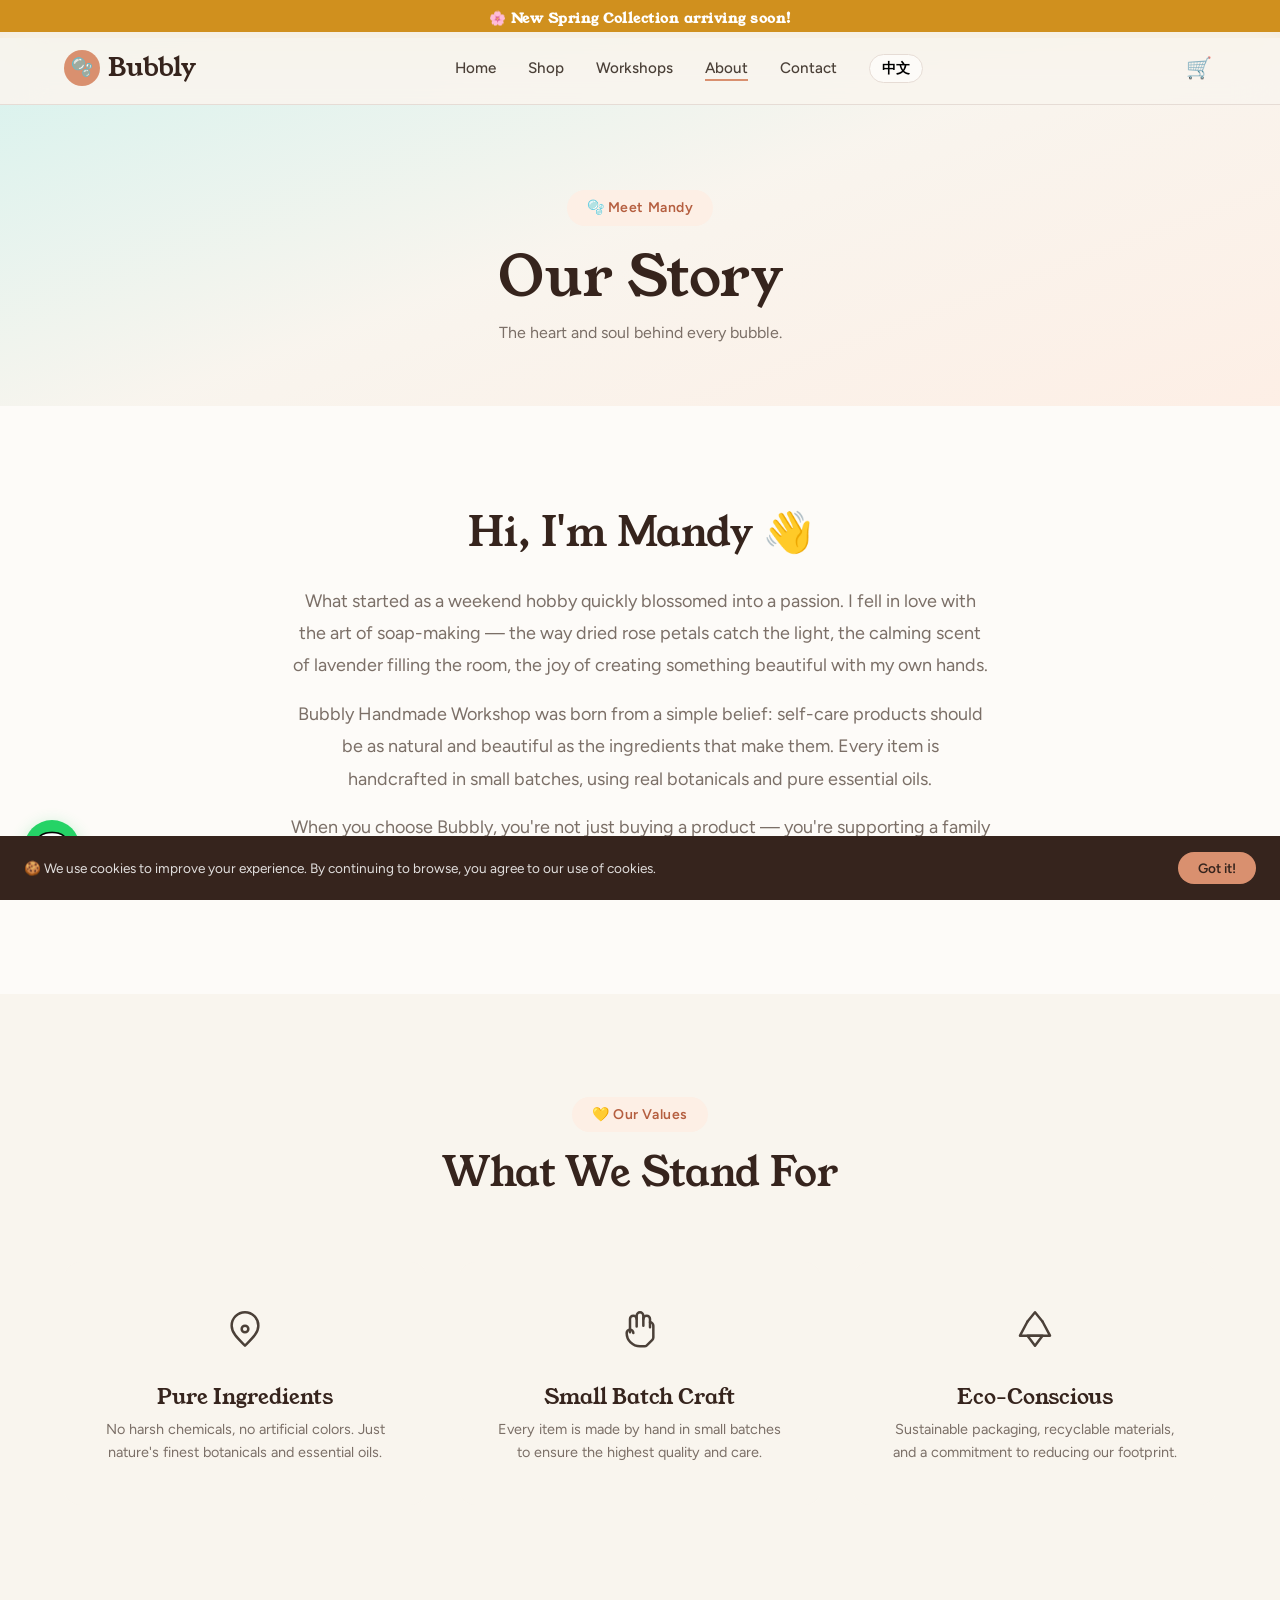
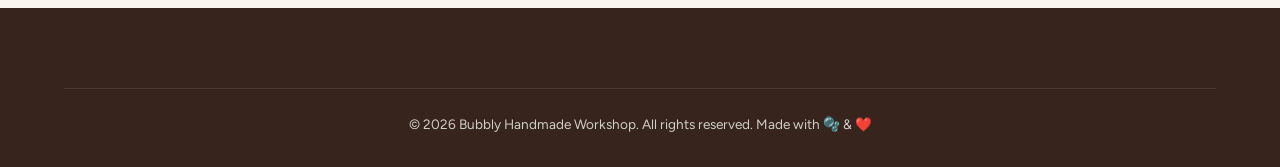
<file: about.html>
<!DOCTYPE html>
<html lang="en">
<head>
  <meta charset="UTF-8">
  <meta name="viewport" content="width=device-width, initial-scale=1.0">
  <title>About — Bubbly Handmade Workshop</title>
  <meta name="description" content="Meet Mandy and learn the story behind Bubbly Handmade Workshop.">
  <link rel="preconnect" href="https://fonts.googleapis.com">
  <link href="https://fonts.googleapis.com/css2?family=Young+Serif&family=Figtree:wght@400;500;600;700&display=swap" rel="stylesheet">
  <link rel="stylesheet" href="assets/css/style.css">
  <link rel="stylesheet" href="assets/css/enhancements.css">
  <link rel="icon" href="data:image/svg+xml,<svg xmlns=%22http://www.w3.org/2000/svg%22 viewBox=%220 0 100 100%22><text y=%22.9em%22 font-size=%2290%22>🫧</text></svg>">
</head>
<body data-page="about">

  <header class="header">
    <nav class="nav">
      <a href="index.html" class="logo"><span class="logo-bubble">🫧</span> Bubbly</a>
      <ul class="nav-links">
        <li><a href="index.html" data-i18n="home">Home</a></li>
        <li><a href="shop.html" data-i18n="shop">Shop</a></li>
        <li><a href="workshops.html" data-i18n="workshops">Workshops</a></li>
        <li><a href="about.html" class="active" data-i18n="about">About</a></li>
        <li><a href="contact.html" data-i18n="contact">Contact</a></li>
        <li><button class="lang-toggle" onclick="toggleLang()">中文</button></li>
      </ul>
      <div class="nav-actions">
        <button class="nav-cart" onclick="toggleCart()" aria-label="Shopping cart">🛒<span class="cart-count"></span></button>
        <button class="menu-toggle" onclick="toggleMenu()" aria-label="Open menu" aria-expanded="false">☰</button>
      </div>
    </nav>
  </header>

  <section class="about-hero">
    <div class="container">
      <span class="section-tag">🫧 Meet Mandy</span>
      <h1 data-i18n="aboutHeroTitle">Our Story</h1>
      <p style="color:var(--text-light);max-width:500px;margin:8px auto 0" data-i18n="aboutHeroSub">The heart and soul behind every bubble.</p>
    </div>
  </section>

  <section class="about-story section">
    <div class="container">
      <div class="story-content">
        <h2 data-i18n="aboutStoryTitle">Hi, I'm Mandy 👋</h2>
        <br>
        <p data-i18n="aboutStory1">What started as a weekend hobby quickly blossomed into a passion. I fell in love with the art of soap-making — the way dried rose petals catch the light, the calming scent of lavender filling the room, the joy of creating something beautiful with my own hands.</p>
        <p data-i18n="aboutStory2">Bubbly Handmade Workshop was born from a simple belief: self-care products should be as natural and beautiful as the ingredients that make them. Every item is handcrafted in small batches, using real botanicals and pure essential oils.</p>
        <p data-i18n="aboutStory3">When you choose Bubbly, you're not just buying a product — you're supporting a family dream and getting a little piece of handmade happiness.</p>
      </div>
    </div>
  </section>

  <section class="section" style="background:var(--cream)">
    <div class="container">
      <div class="section-header">
        <span class="section-tag">💛 Our Values</span>
        <h2 data-i18n="valuesTitle">What We Stand For</h2>
      </div>
      <div class="values-grid">
        <div class="value-card fade-in">
          <div class="value-icon"><svg width="40" height="40" viewBox="0 0 24 24" fill="none" stroke="currentColor" stroke-width="1.5" stroke-linecap="round" stroke-linejoin="round"><path d="M12 22c-4-4-8-7.5-8-12a8 8 0 0116 0c0 4.5-4 8-8 12z"/><path d="M12 10a2 2 0 100 4 2 2 0 000-4z"/></svg></div>
          <h3 data-i18n="pureTitle">Pure Ingredients</h3>
          <p data-i18n="pureSub">No harsh chemicals, no artificial colors. Just nature's finest botanicals and essential oils.</p>
        </div>
        <div class="value-card fade-in">
          <div class="value-icon"><svg width="40" height="40" viewBox="0 0 24 24" fill="none" stroke="currentColor" stroke-width="1.5" stroke-linecap="round" stroke-linejoin="round"><path d="M18 11V6a2 2 0 00-2-2a2 2 0 00-2 2"/><path d="M14 10V4a2 2 0 00-2-2a2 2 0 00-2 2v2"/><path d="M10 10.5V6a2 2 0 00-2-2a2 2 0 00-2 2v8"/><path d="M18 8a2 2 0 012 2v7.1a2 2 0 01-.6 1.4l-3.3 3.3a2 2 0 01-1.4.6H12a8 8 0 01-8-8 2 2 0 114 0"/></svg></div>
          <h3 data-i18n="craftTitle">Small Batch Craft</h3>
          <p data-i18n="craftSub">Every item is made by hand in small batches to ensure the highest quality and care.</p>
        </div>
        <div class="value-card fade-in">
          <div class="value-icon"><svg width="40" height="40" viewBox="0 0 24 24" fill="none" stroke="currentColor" stroke-width="1.5" stroke-linecap="round" stroke-linejoin="round"><path d="M7.5 7.5L12 2l4.5 5.5"/><path d="M16.5 7.5L21 16H3l4.5-8.5"/><path d="M12 22l-4.5-6h9L12 22z"/></svg></div>
          <h3 data-i18n="ecoTitle">Eco-Conscious</h3>
          <p data-i18n="ecoSub">Sustainable packaging, recyclable materials, and a commitment to reducing our footprint.</p>
        </div>
      </div>
    </div>
  </section>

  <footer class="footer">
    <div class="container">
      <div class="footer-bottom">
        <p>© 2026 Bubbly Handmade Workshop. All rights reserved. Made with 🫧 & ❤️</p>
      </div>
    </div>
  </footer>

  <div class="cart-overlay" onclick="toggleCart()" role="presentation"></div>
  <aside class="cart-drawer" aria-label="Shopping cart" role="dialog">
    <div class="cart-header"><h3 data-i18n="cartTitle">🛒 Your Cart</h3><button class="cart-close" onclick="toggleCart()">✕</button></div>
    <div class="cart-items"></div>
    <div class="cart-footer">
      <div class="cart-total"><span data-i18n="total">Total</span><span class="cart-total-amount">$0.00</span></div>
      <button class="btn btn-gold cart-checkout-btn" onclick="checkout()" data-i18n="checkout">Checkout with Stripe</button>
    </div>
  </aside>

  <script src="assets/js/app.js"></script>
  <script src="assets/js/enhancements.js"></script>
</body>
</html>
</file>
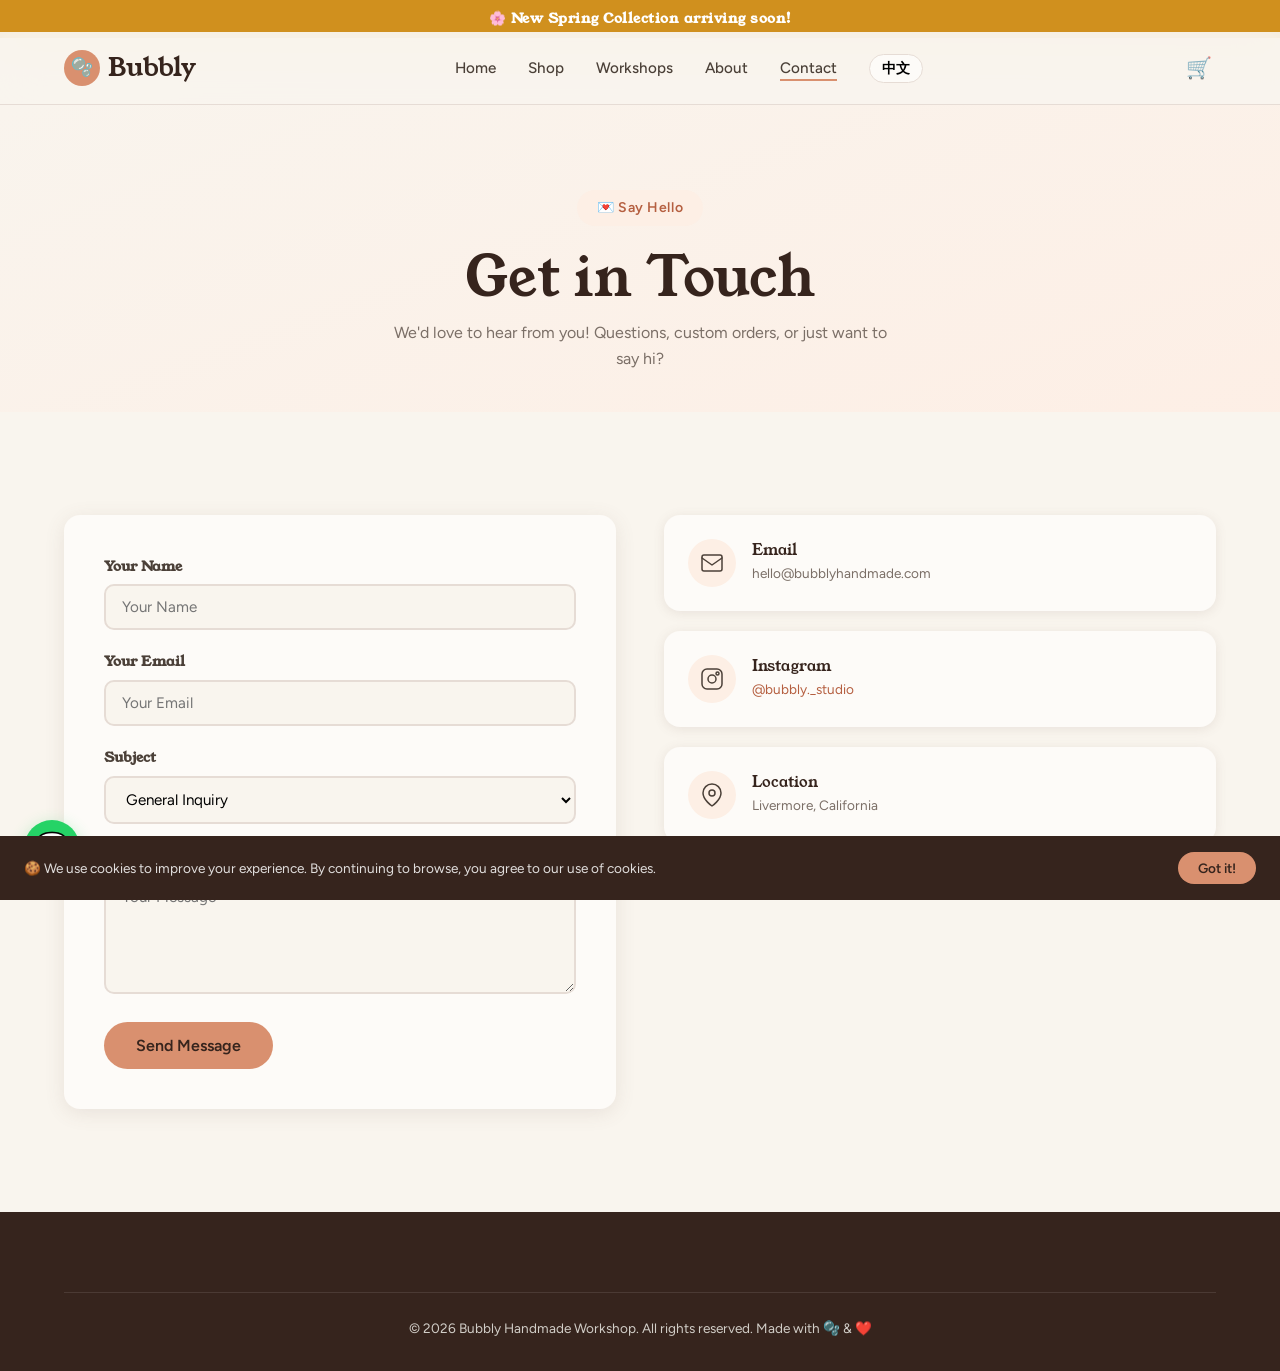
<file: contact.html>
<!DOCTYPE html>
<html lang="en">
<head>
  <meta charset="UTF-8">
  <meta name="viewport" content="width=device-width, initial-scale=1.0">
  <title>Contact — Bubbly Handmade Workshop</title>
  <meta name="description" content="Get in touch with Bubbly Handmade Workshop for questions, custom orders, or collaborations.">
  <link rel="preconnect" href="https://fonts.googleapis.com">
  <link href="https://fonts.googleapis.com/css2?family=Young+Serif&family=Figtree:wght@400;500;600;700&display=swap" rel="stylesheet">
  <link rel="stylesheet" href="assets/css/style.css">
  <link rel="stylesheet" href="assets/css/enhancements.css">
  <link rel="icon" href="data:image/svg+xml,<svg xmlns=%22http://www.w3.org/2000/svg%22 viewBox=%220 0 100 100%22><text y=%22.9em%22 font-size=%2290%22>🫧</text></svg>">
</head>
<body data-page="contact">

  <header class="header">
    <nav class="nav">
      <a href="index.html" class="logo"><span class="logo-bubble">🫧</span> Bubbly</a>
      <ul class="nav-links">
        <li><a href="index.html" data-i18n="home">Home</a></li>
        <li><a href="shop.html" data-i18n="shop">Shop</a></li>
        <li><a href="workshops.html" data-i18n="workshops">Workshops</a></li>
        <li><a href="about.html" data-i18n="about">About</a></li>
        <li><a href="contact.html" class="active" data-i18n="contact">Contact</a></li>
        <li><button class="lang-toggle" onclick="toggleLang()">中文</button></li>
      </ul>
      <div class="nav-actions">
        <button class="nav-cart" onclick="toggleCart()" aria-label="Shopping cart">🛒<span class="cart-count"></span></button>
        <button class="menu-toggle" onclick="toggleMenu()" aria-label="Open menu" aria-expanded="false">☰</button>
      </div>
    </nav>
  </header>

  <section class="contact-hero">
    <div class="container">
      <span class="section-tag">💌 Say Hello</span>
      <h1 data-i18n="contactTitle">Get in Touch</h1>
      <p style="color:var(--text-light);max-width:500px;margin:8px auto 0" data-i18n="contactSub">We'd love to hear from you! Questions, custom orders, or just want to say hi?</p>
    </div>
  </section>

  <section class="section">
    <div class="container">
      <div class="contact-grid">
        <form class="contact-form" id="contact-form">
          <div class="form-group">
            <label for="contact-name" data-i18n="yourName">Your Name</label>
            <input type="text" id="contact-name" name="name" required data-i18n="yourName" autocomplete="name">
          </div>
          <div class="form-group">
            <label for="contact-email" data-i18n="yourEmail">Your Email</label>
            <input type="email" id="contact-email" name="email" required data-i18n="yourEmail" autocomplete="email">
          </div>
          <div class="form-group">
            <label for="contact-subject" data-i18n="subject">Subject</label>
            <select id="contact-subject" name="subject">
              <option>General Inquiry</option>
              <option>Custom Order</option>
              <option>Wholesale</option>
              <option>Collaboration</option>
              <option>Other</option>
            </select>
          </div>
          <div class="form-group">
            <label for="contact-message" data-i18n="message">Your Message</label>
            <textarea id="contact-message" name="message" required data-i18n="message"></textarea>
          </div>
          <button type="submit" class="btn btn-primary" data-i18n="send">Send Message</button>
        </form>

        <div class="contact-info-cards">
          <div class="info-card">
            <div class="info-card-icon"><svg width="24" height="24" viewBox="0 0 24 24" fill="none" stroke="currentColor" stroke-width="1.5" stroke-linecap="round" stroke-linejoin="round"><rect x="2" y="4" width="20" height="16" rx="2"/><path d="M22 7l-10 7L2 7"/></svg></div>
            <div>
              <h4 data-i18n="email">Email</h4>
              <p>hello@bubblyhandmade.com</p>
            </div>
          </div>
          <div class="info-card">
            <div class="info-card-icon"><svg width="24" height="24" viewBox="0 0 24 24" fill="none" stroke="currentColor" stroke-width="1.5" stroke-linecap="round" stroke-linejoin="round"><rect x="2" y="2" width="20" height="20" rx="5"/><circle cx="12" cy="12" r="4"/><circle cx="17.5" cy="6.5" r="1.5"/></svg></div>
            <div>
              <h4 data-i18n="instagram">Instagram</h4>
              <p><a href="https://www.instagram.com/bubbly._studio/" target="_blank">@bubbly._studio</a></p>
            </div>
          </div>
          <div class="info-card">
            <div class="info-card-icon"><svg width="24" height="24" viewBox="0 0 24 24" fill="none" stroke="currentColor" stroke-width="1.5" stroke-linecap="round" stroke-linejoin="round"><path d="M21 10c0 7-9 13-9 13s-9-6-9-13a9 9 0 0118 0z"/><circle cx="12" cy="10" r="3"/></svg></div>
            <div>
              <h4 data-i18n="location">Location</h4>
              <p>Livermore, California</p>
            </div>
          </div>
        </div>
      </div>
    </div>
  </section>

  <footer class="footer">
    <div class="container">
      <div class="footer-bottom">
        <p>© 2026 Bubbly Handmade Workshop. All rights reserved. Made with 🫧 & ❤️</p>
      </div>
    </div>
  </footer>

  <div class="cart-overlay" onclick="toggleCart()" role="presentation"></div>
  <aside class="cart-drawer" aria-label="Shopping cart" role="dialog">
    <div class="cart-header"><h3 data-i18n="cartTitle">🛒 Your Cart</h3><button class="cart-close" onclick="toggleCart()">✕</button></div>
    <div class="cart-items"></div>
    <div class="cart-footer">
      <div class="cart-total"><span data-i18n="total">Total</span><span class="cart-total-amount">$0.00</span></div>
      <button class="btn btn-gold cart-checkout-btn" onclick="checkout()" data-i18n="checkout">Checkout with Stripe</button>
    </div>
  </aside>

  <script src="assets/js/app.js"></script>
  <script src="assets/js/enhancements.js"></script>
</body>
</html>
</file>
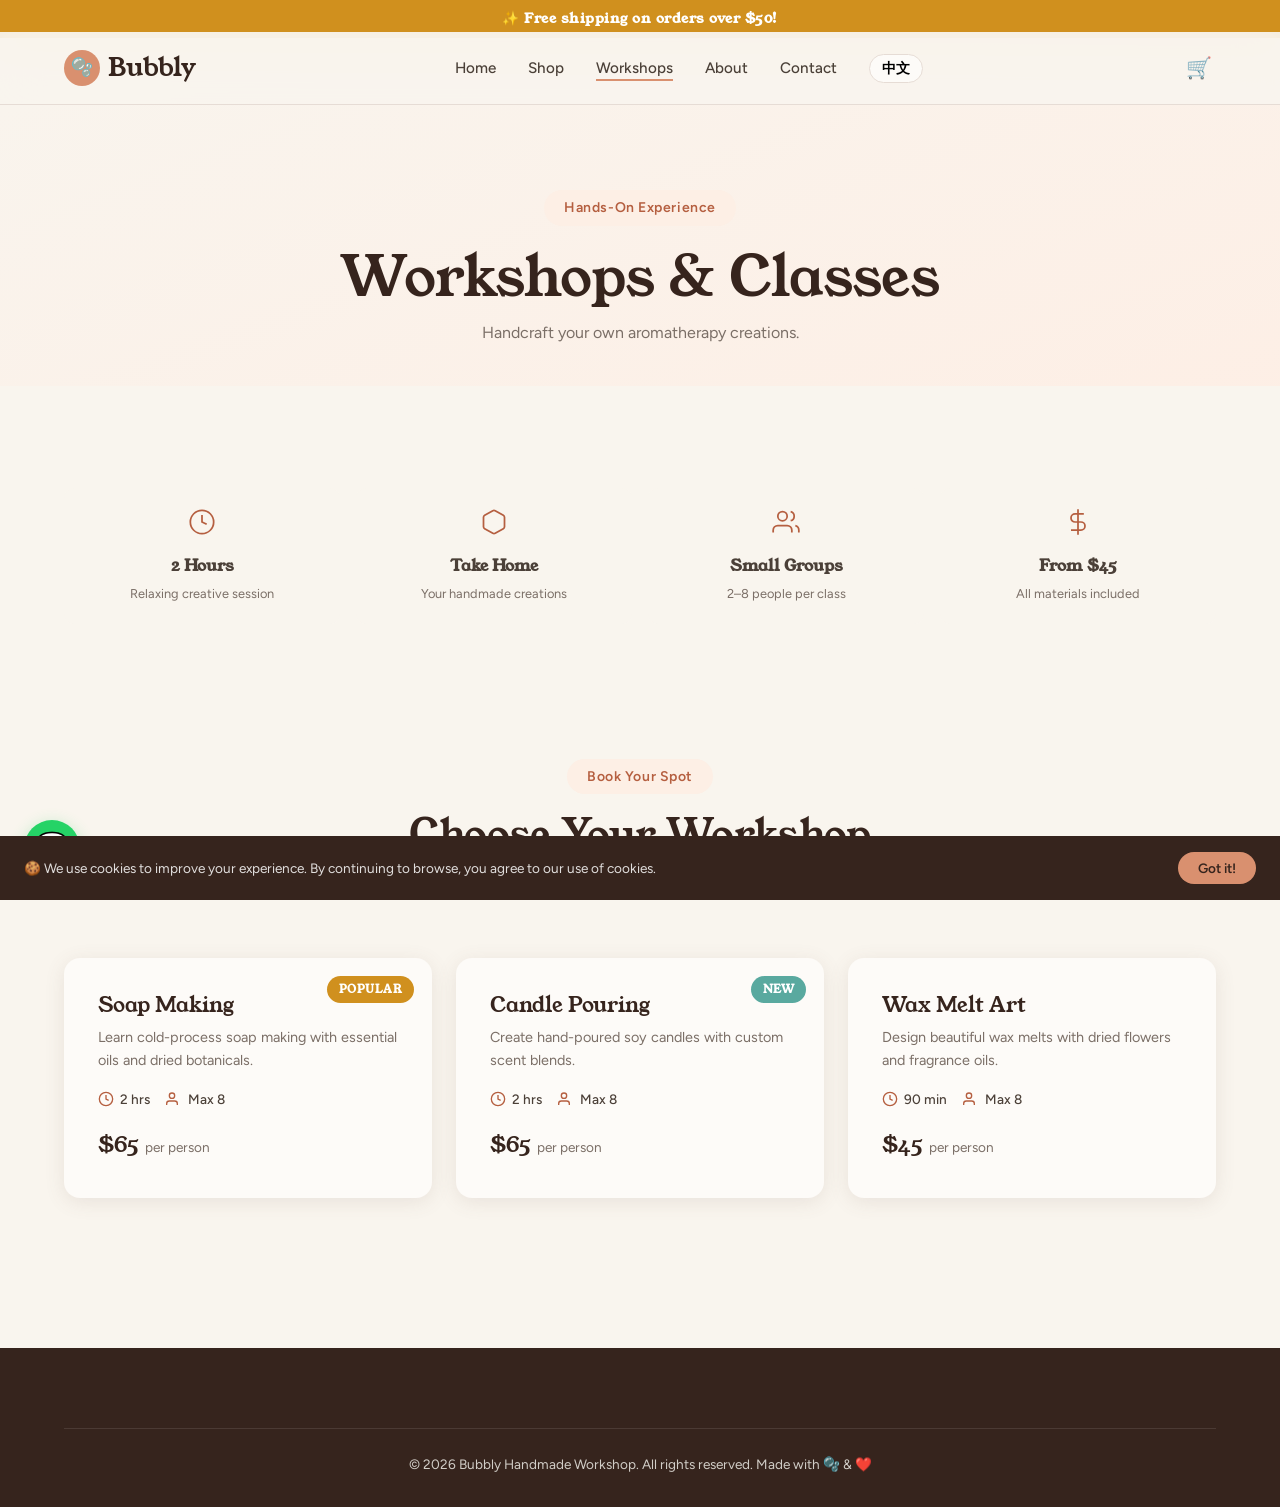
<file: workshops.html>
<!DOCTYPE html>
<html lang="en">
<head>
  <meta charset="UTF-8">
  <meta name="viewport" content="width=device-width, initial-scale=1.0">
  <title>Workshops — Bubbly Handmade Workshop</title>
  <meta name="description" content="Join our aromatherapy and handmade soap workshops. Book your class today with real-time availability.">
  <link rel="preconnect" href="https://fonts.googleapis.com">
  <link href="https://fonts.googleapis.com/css2?family=Young+Serif&family=Figtree:wght@400;500;600;700&display=swap" rel="stylesheet">
  <link rel="stylesheet" href="assets/css/style.css">
  <link rel="stylesheet" href="assets/css/enhancements.css">
  <link rel="icon" href="data:image/svg+xml,<svg xmlns=%22http://www.w3.org/2000/svg%22 viewBox=%220 0 100 100%22><text y=%22.9em%22 font-size=%2290%22>🫧</text></svg>">
  <style>
    /* ============================================
       Booking Widget Styles
       ============================================ */

    .workshop-types {
      display: grid;
      grid-template-columns: repeat(auto-fit, minmax(300px, 1fr));
      gap: 24px;
      margin-bottom: 48px;
    }

    .workshop-type-card {
      background: var(--white);
      border-radius: var(--radius);
      padding: 32px;
      box-shadow: 0 4px 20px var(--shadow);
      cursor: pointer;
      transition: all var(--transition);
      border: 2px solid transparent;
      position: relative;
      overflow: hidden;
    }

    .workshop-type-card:hover {
      transform: translateY(-4px);
      box-shadow: 0 12px 32px var(--shadow-hover);
    }

    .workshop-type-card.selected {
      border-color: var(--pink);
      background: var(--pink-light);
    }

    .workshop-type-card .card-badge {
      position: absolute;
      top: 16px;
      right: 16px;
      padding: 4px 12px;
      border-radius: var(--radius-full);
      font-size: 0.7rem;
      font-weight: 700;
      font-family: var(--font-accent);
      text-transform: uppercase;
      letter-spacing: 0.5px;
    }

    .badge-popular {
      background: var(--gold);
      color: white;
    }

    .badge-new {
      background: var(--sage);
      color: white;
    }

    .badge-almost-full {
      background: oklch(0.6 0.18 30);
      color: white;
    }

    .workshop-type-card h3 {
      font-size: 1.3rem;
      margin-bottom: 8px;
    }

    .workshop-type-card .workshop-desc {
      color: var(--text-light);
      font-size: 0.9rem;
      margin-bottom: 16px;
      line-height: 1.6;
    }

    .workshop-meta {
      display: flex;
      gap: 16px;
      flex-wrap: wrap;
    }

    .workshop-meta-item {
      display: flex;
      align-items: center;
      gap: 6px;
      font-size: 0.85rem;
      color: var(--text);
      font-weight: 500;
    }

    .workshop-meta-item svg {
      flex-shrink: 0;
      color: var(--pink-dark);
    }

    .workshop-price {
      font-family: var(--font-accent);
      font-size: 1.4rem;
      color: var(--text-heading);
      margin-top: 16px;
    }

    .workshop-price span {
      font-size: 0.85rem;
      color: var(--text-light);
      font-family: var(--font-body);
    }

    /* Booking Flow Container */
    .booking-flow {
      background: var(--white);
      border-radius: var(--radius);
      box-shadow: 0 4px 20px var(--shadow);
      overflow: hidden;
      display: none;
    }

    .booking-flow.active {
      display: block;
      animation: fadeUp 0.4s ease both;
    }

    /* Progress Steps */
    .booking-steps {
      display: flex;
      background: var(--cream);
      padding: 0;
      border-bottom: 1px solid var(--border);
    }

    .booking-step {
      flex: 1;
      padding: 16px 12px;
      text-align: center;
      font-size: 0.8rem;
      font-weight: 600;
      color: var(--text-light);
      position: relative;
      display: flex;
      align-items: center;
      justify-content: center;
      gap: 8px;
    }

    .booking-step .step-num {
      width: 24px;
      height: 24px;
      border-radius: 50%;
      background: var(--border);
      color: var(--text-light);
      display: inline-flex;
      align-items: center;
      justify-content: center;
      font-size: 0.7rem;
      font-weight: 700;
      flex-shrink: 0;
    }

    .booking-step.active {
      color: var(--text-heading);
    }

    .booking-step.active .step-num {
      background: var(--pink);
      color: var(--white);
    }

    .booking-step.completed .step-num {
      background: var(--sage);
      color: white;
    }

    .booking-step.completed {
      color: var(--sage);
    }

    /* Step Content Panels */
    .step-panel {
      display: none;
      padding: 32px;
    }

    .step-panel.active {
      display: block;
      animation: fadeUp 0.3s ease both;
    }

    .step-panel h3 {
      margin-bottom: 24px;
      font-size: 1.3rem;
    }

    /* Calendar */
    .booking-calendar {
      max-width: 420px;
      margin: 0 auto;
    }

    .calendar-header {
      display: flex;
      align-items: center;
      justify-content: space-between;
      margin-bottom: 16px;
    }

    .calendar-header h4 {
      font-size: 1.1rem;
    }

    .calendar-nav {
      background: none;
      border: 2px solid var(--border);
      border-radius: 50%;
      width: 36px;
      height: 36px;
      cursor: pointer;
      display: flex;
      align-items: center;
      justify-content: center;
      transition: all var(--transition);
      color: var(--text);
    }

    .calendar-nav:hover {
      border-color: var(--pink);
      background: var(--pink-light);
    }

    .calendar-nav:disabled {
      opacity: 0.3;
      cursor: not-allowed;
    }

    .calendar-grid {
      display: grid;
      grid-template-columns: repeat(7, 1fr);
      gap: 4px;
      text-align: center;
    }

    .calendar-day-label {
      font-size: 0.75rem;
      font-weight: 600;
      color: var(--text-light);
      padding: 8px 0;
      text-transform: uppercase;
    }

    .calendar-day {
      aspect-ratio: 1;
      display: flex;
      align-items: center;
      justify-content: center;
      border-radius: var(--radius-sm);
      font-size: 0.9rem;
      font-weight: 500;
      cursor: pointer;
      transition: all var(--transition);
      border: none;
      background: none;
      color: var(--text);
    }

    .calendar-day:hover:not(.disabled):not(.empty) {
      background: var(--pink-light);
      color: var(--pink-dark);
    }

    .calendar-day.today {
      border: 2px solid var(--sage);
    }

    .calendar-day.selected {
      background: var(--pink);
      color: var(--white);
      font-weight: 700;
    }

    .calendar-day.disabled {
      color: var(--border);
      cursor: not-allowed;
    }

    .calendar-day.empty {
      cursor: default;
    }

    .calendar-day.has-slots::after {
      content: '';
      position: absolute;
      bottom: 4px;
      width: 4px;
      height: 4px;
      border-radius: 50%;
      background: var(--sage);
    }

    .calendar-day {
      position: relative;
    }

    /* Time Slots */
    .time-slots {
      margin-top: 24px;
    }

    .time-slots-header {
      font-family: var(--font-accent);
      font-size: 1rem;
      margin-bottom: 12px;
      color: var(--text-heading);
    }

    .time-slot-grid {
      display: grid;
      grid-template-columns: repeat(auto-fill, minmax(130px, 1fr));
      gap: 8px;
    }

    .time-slot {
      padding: 12px 16px;
      border: 2px solid var(--border);
      border-radius: var(--radius-sm);
      background: var(--white);
      cursor: pointer;
      text-align: center;
      transition: all var(--transition);
      font-size: 0.9rem;
      font-weight: 500;
    }

    .time-slot:hover {
      border-color: var(--pink);
      background: var(--pink-light);
    }

    .time-slot.selected {
      border-color: var(--pink);
      background: var(--pink);
      color: var(--white);
      font-weight: 700;
    }

    .time-slot.unavailable {
      opacity: 0.4;
      cursor: not-allowed;
      text-decoration: line-through;
    }

    .time-slot .slot-spots {
      font-size: 0.7rem;
      color: var(--text-light);
      margin-top: 2px;
    }

    .time-slot.selected .slot-spots {
      color: oklch(0.95 0.02 55);
    }

    /* Booking Form */
    .booking-form {
      max-width: 500px;
      margin: 0 auto;
    }

    .booking-form .form-row {
      display: grid;
      grid-template-columns: 1fr 1fr;
      gap: 16px;
    }

    .booking-summary-mini {
      background: var(--cream);
      border-radius: var(--radius-sm);
      padding: 16px 20px;
      margin-bottom: 24px;
      display: flex;
      align-items: center;
      gap: 16px;
    }

    .summary-icon {
      width: 48px;
      height: 48px;
      background: var(--pink-light);
      border-radius: 50%;
      display: flex;
      align-items: center;
      justify-content: center;
      font-size: 1.3rem;
      flex-shrink: 0;
    }

    .summary-details {
      flex: 1;
    }

    .summary-details .summary-title {
      font-family: var(--font-accent);
      font-weight: 600;
      font-size: 0.95rem;
    }

    .summary-details .summary-datetime {
      font-size: 0.85rem;
      color: var(--text-light);
    }

    /* Confirmation */
    .booking-confirmation {
      text-align: center;
      padding: 48px 32px;
    }

    .confirmation-icon {
      width: 80px;
      height: 80px;
      background: var(--sage-light);
      border-radius: 50%;
      display: flex;
      align-items: center;
      justify-content: center;
      margin: 0 auto 24px;
      font-size: 2.5rem;
    }

    .confirmation-details {
      background: var(--cream);
      border-radius: var(--radius);
      padding: 24px;
      margin: 24px auto;
      max-width: 400px;
      text-align: left;
    }

    .confirmation-details .detail-row {
      display: flex;
      justify-content: space-between;
      padding: 8px 0;
      border-bottom: 1px solid var(--border);
      font-size: 0.9rem;
    }

    .confirmation-details .detail-row:last-child {
      border-bottom: none;
    }

    .detail-row .detail-label {
      color: var(--text-light);
    }

    .detail-row .detail-value {
      font-weight: 600;
      color: var(--text-heading);
    }

    /* Booking footer actions */
    .booking-actions {
      display: flex;
      justify-content: space-between;
      padding: 24px 32px;
      border-top: 1px solid var(--border);
      background: var(--cream);
    }

    .booking-actions .btn-back {
      background: none;
      border: 2px solid var(--border);
      color: var(--text);
      padding: 12px 24px;
      border-radius: var(--radius-full);
      font-family: var(--font-body);
      font-weight: 600;
      font-size: 0.9rem;
      cursor: pointer;
      transition: all var(--transition);
    }

    .booking-actions .btn-back:hover {
      border-color: var(--pink);
      color: var(--pink-dark);
    }

    .booking-actions .btn-next {
      background: var(--pink);
      color: var(--text-heading);
      padding: 12px 32px;
      border-radius: var(--radius-full);
      border: none;
      font-family: var(--font-body);
      font-weight: 600;
      font-size: 0.9rem;
      cursor: pointer;
      transition: all var(--transition);
    }

    .booking-actions .btn-next:hover {
      background: var(--pink-dark);
      color: var(--white);
      transform: translateY(-2px);
    }

    .booking-actions .btn-next:disabled {
      opacity: 0.5;
      cursor: not-allowed;
      transform: none;
    }

    /* Loading state */
    .booking-loading {
      text-align: center;
      padding: 48px;
      color: var(--text-light);
    }

    .booking-loading .spinner {
      width: 32px;
      height: 32px;
      border: 3px solid var(--border);
      border-top-color: var(--pink);
      border-radius: 50%;
      animation: spin 0.8s linear infinite;
      margin: 0 auto 16px;
    }

    @keyframes spin {
      to { transform: rotate(360deg); }
    }

    /* No slots message */
    .no-slots {
      text-align: center;
      padding: 32px;
      color: var(--text-light);
    }

    .no-slots-icon {
      font-size: 2rem;
      margin-bottom: 8px;
    }

    /* Workshop includes grid */
    .workshop-includes {
      display: grid;
      grid-template-columns: repeat(auto-fit, minmax(200px, 1fr));
      gap: 16px;
      margin-bottom: 32px;
    }

    .include-item {
      background: var(--cream);
      padding: 20px;
      border-radius: var(--radius-sm);
      text-align: center;
    }

    .include-item svg {
      margin-bottom: 8px;
      color: var(--pink-dark);
    }

    .include-item strong {
      display: block;
      font-family: var(--font-accent);
      margin-bottom: 4px;
    }

    .include-item p {
      font-size: 0.8rem;
      color: var(--text-light);
    }

    /* Responsive */
    @media (max-width: 768px) {
      .workshop-types {
        grid-template-columns: 1fr;
      }

      .booking-step .step-label {
        display: none;
      }

      .step-panel {
        padding: 24px 16px;
      }

      .booking-form .form-row {
        grid-template-columns: 1fr;
      }

      .booking-actions {
        padding: 16px;
      }

      .time-slot-grid {
        grid-template-columns: repeat(2, 1fr);
      }
    }

    @media (max-width: 480px) {
      .time-slot-grid {
        grid-template-columns: 1fr 1fr;
      }
    }
  </style>
</head>
<body data-page="workshops">

  <header class="header">
    <nav class="nav">
      <a href="index.html" class="logo"><span class="logo-bubble">🫧</span> Bubbly</a>
      <ul class="nav-links">
        <li><a href="index.html" data-i18n="home">Home</a></li>
        <li><a href="shop.html" data-i18n="shop">Shop</a></li>
        <li><a href="workshops.html" class="active" data-i18n="workshops">Workshops</a></li>
        <li><a href="about.html" data-i18n="about">About</a></li>
        <li><a href="contact.html" data-i18n="contact">Contact</a></li>
        <li><button class="lang-toggle" onclick="toggleLang()">中文</button></li>
      </ul>
      <div class="nav-actions">
        <button class="nav-cart" onclick="toggleCart()" aria-label="Shopping cart">🛒<span class="cart-count"></span></button>
        <button class="menu-toggle" onclick="toggleMenu()" aria-label="Open menu" aria-expanded="false">☰</button>
      </div>
    </nav>
  </header>

  <!-- Hero -->
  <section class="shop-hero">
    <div class="container">
      <span class="section-tag" data-i18n="wsTag">🌿 Experience & Create</span>
      <h1 data-i18n="workshopTitle">Workshops & Classes</h1>
      <p style="color:var(--text-light);max-width:520px;margin:8px auto 0" data-i18n="workshopSub">Handcraft your own aromatherapy creations.</p>
    </div>
  </section>

  <!-- What's Included -->
  <section class="section" style="padding-bottom:0">
    <div class="container">
      <div class="workshop-includes">
        <div class="include-item">
          <svg width="28" height="28" viewBox="0 0 24 24" fill="none" stroke="currentColor" stroke-width="1.5"><circle cx="12" cy="12" r="10"/><path d="M12 6v6l4 2"/></svg>
          <strong data-i18n="wsDuration">2 Hours</strong>
          <p data-i18n="wsDurationDesc">Full guided experience</p>
        </div>
        <div class="include-item">
          <svg width="28" height="28" viewBox="0 0 24 24" fill="none" stroke="currentColor" stroke-width="1.5"><path d="M21 16V8a2 2 0 00-1-1.73l-7-4a2 2 0 00-2 0l-7 4A2 2 0 003 8v8a2 2 0 001 1.73l7 4a2 2 0 002 0l7-4A2 2 0 0021 16z"/></svg>
          <strong data-i18n="wsTakeHome">Take Home</strong>
          <p data-i18n="wsTakeHomeDesc">3 handmade soaps or candles</p>
        </div>
        <div class="include-item">
          <svg width="28" height="28" viewBox="0 0 24 24" fill="none" stroke="currentColor" stroke-width="1.5"><path d="M17 21v-2a4 4 0 00-4-4H5a4 4 0 00-4 4v2"/><circle cx="9" cy="7" r="4"/><path d="M23 21v-2a4 4 0 00-3-3.87"/><path d="M16 3.13a4 4 0 010 7.75"/></svg>
          <strong data-i18n="wsGroupSize">Small Groups</strong>
          <p data-i18n="wsGroupDesc">Max 8 participants</p>
        </div>
        <div class="include-item">
          <svg width="28" height="28" viewBox="0 0 24 24" fill="none" stroke="currentColor" stroke-width="1.5"><line x1="12" y1="1" x2="12" y2="23"/><path d="M17 5H9.5a3.5 3.5 0 000 7h5a3.5 3.5 0 010 7H6"/></svg>
          <strong data-i18n="wsPrice">$65 / person</strong>
          <p data-i18n="wsPriceDesc">All materials included</p>
        </div>
      </div>
    </div>
  </section>

  <!-- Workshop Types -->
  <section class="section">
    <div class="container">
      <div class="section-header">
        <span class="section-tag" data-i18n="wsChooseTag">Choose Your Experience</span>
        <h2 data-i18n="wsChooseTitle">Pick a Workshop</h2>
        <p data-i18n="wsChooseSub">Select the class that speaks to you, then book your spot.</p>
      </div>

      <div class="workshop-types" id="workshop-types">
        <!-- Soap Making -->
        <div class="workshop-type-card" onclick="selectWorkshop('soap')" data-workshop="soap">
          <span class="card-badge badge-popular" data-i18n="wsBadgePopular">Popular</span>
          <h3 data-i18n="wsSoapTitle">Artisan Soap Making</h3>
          <p class="workshop-desc" data-i18n="wsSoapDesc">Learn the art of cold-process soap making with dried botanicals, essential oils, and natural colorants. Take home 3 bars of your own creation.</p>
          <div class="workshop-meta">
            <span class="workshop-meta-item">
              <svg width="16" height="16" viewBox="0 0 24 24" fill="none" stroke="currentColor" stroke-width="2"><circle cx="12" cy="12" r="10"/><path d="M12 6v6l4 2"/></svg>
              <span data-i18n="ws2hrs">2 hours</span>
            </span>
            <span class="workshop-meta-item">
              <svg width="16" height="16" viewBox="0 0 24 24" fill="none" stroke="currentColor" stroke-width="2"><path d="M17 21v-2a4 4 0 00-4-4H5a4 4 0 00-4 4v2"/><circle cx="9" cy="7" r="4"/></svg>
              <span data-i18n="wsMaxPeople">Max 8 people</span>
            </span>
          </div>
          <div class="workshop-price">$65 <span data-i18n="wsPerPerson">/ person</span></div>
        </div>

        <!-- Candle Making -->
        <div class="workshop-type-card" onclick="selectWorkshop('candle')" data-workshop="candle">
          <span class="card-badge badge-new" data-i18n="wsBadgeNew">New</span>
          <h3 data-i18n="wsCandleTitle">Soy Candle Pouring</h3>
          <p class="workshop-desc" data-i18n="wsCandleDesc">Craft beautiful soy wax candles with your choice of scents and dried flowers. Learn wicking, fragrance blending, and decorative techniques.</p>
          <div class="workshop-meta">
            <span class="workshop-meta-item">
              <svg width="16" height="16" viewBox="0 0 24 24" fill="none" stroke="currentColor" stroke-width="2"><circle cx="12" cy="12" r="10"/><path d="M12 6v6l4 2"/></svg>
              <span data-i18n="ws2hrs">2 hours</span>
            </span>
            <span class="workshop-meta-item">
              <svg width="16" height="16" viewBox="0 0 24 24" fill="none" stroke="currentColor" stroke-width="2"><path d="M17 21v-2a4 4 0 00-4-4H5a4 4 0 00-4 4v2"/><circle cx="9" cy="7" r="4"/></svg>
              <span data-i18n="wsMaxPeople">Max 8 people</span>
            </span>
          </div>
          <div class="workshop-price">$65 <span data-i18n="wsPerPerson">/ person</span></div>
        </div>

        <!-- Wax Melts -->
        <div class="workshop-type-card" onclick="selectWorkshop('waxmelt')" data-workshop="waxmelt">
          <h3 data-i18n="wsWaxTitle">Wax Melt Workshop</h3>
          <p class="workshop-desc" data-i18n="wsWaxDesc">Create a set of 12 botanical wax melts with essential oil blends. Perfect for beginners and a great introduction to aromatherapy.</p>
          <div class="workshop-meta">
            <span class="workshop-meta-item">
              <svg width="16" height="16" viewBox="0 0 24 24" fill="none" stroke="currentColor" stroke-width="2"><circle cx="12" cy="12" r="10"/><path d="M12 6v6l4 2"/></svg>
              <span data-i18n="ws90min">1.5 hours</span>
            </span>
            <span class="workshop-meta-item">
              <svg width="16" height="16" viewBox="0 0 24 24" fill="none" stroke="currentColor" stroke-width="2"><path d="M17 21v-2a4 4 0 00-4-4H5a4 4 0 00-4 4v2"/><circle cx="9" cy="7" r="4"/></svg>
              <span data-i18n="wsMaxPeople">Max 8 people</span>
            </span>
          </div>
          <div class="workshop-price">$45 <span data-i18n="wsPerPerson">/ person</span></div>
        </div>
      </div>

      <!-- Booking Flow -->
      <div class="booking-flow" id="booking-flow">
        <!-- Progress Steps -->
        <div class="booking-steps">
          <div class="booking-step active" data-step="1">
            <span class="step-num">1</span>
            <span class="step-label" data-i18n="wsStepDate">Date & Time</span>
          </div>
          <div class="booking-step" data-step="2">
            <span class="step-num">2</span>
            <span class="step-label" data-i18n="wsStepInfo">Your Info</span>
          </div>
          <div class="booking-step" data-step="3">
            <span class="step-num">3</span>
            <span class="step-label" data-i18n="wsStepConfirm">Confirm</span>
          </div>
        </div>

        <!-- Step 1: Date & Time -->
        <div class="step-panel active" data-panel="1">
          <h3 data-i18n="wsPickDateTime">Pick a Date & Time</h3>

          <div class="booking-calendar">
            <div class="calendar-header">
              <button class="calendar-nav" id="cal-prev" onclick="calendarNav(-1)" aria-label="Previous month">
                <svg width="16" height="16" viewBox="0 0 24 24" fill="none" stroke="currentColor" stroke-width="2"><path d="M15 18l-6-6 6-6"/></svg>
              </button>
              <h4 id="cal-month-year"></h4>
              <button class="calendar-nav" id="cal-next" onclick="calendarNav(1)" aria-label="Next month">
                <svg width="16" height="16" viewBox="0 0 24 24" fill="none" stroke="currentColor" stroke-width="2"><path d="M9 18l6-6-6-6"/></svg>
              </button>
            </div>
            <div class="calendar-grid" id="calendar-grid"></div>
          </div>

          <div class="time-slots" id="time-slots-container" style="display:none">
            <div class="time-slots-header" id="time-slots-date"></div>
            <div class="time-slot-grid" id="time-slot-grid"></div>
          </div>
        </div>

        <!-- Step 2: Your Info -->
        <div class="step-panel" data-panel="2">
          <h3 data-i18n="wsYourDetails">Your Details</h3>

          <div class="booking-summary-mini" id="booking-summary-mini">
            <div class="summary-icon">🫧</div>
            <div class="summary-details">
              <div class="summary-title" id="summary-workshop-name"></div>
              <div class="summary-datetime" id="summary-datetime"></div>
            </div>
          </div>

          <form class="booking-form" id="booking-form" onsubmit="return false">
            <div class="form-row">
              <div class="form-group">
                <label data-i18n="wsFirstName">First Name *</label>
                <input type="text" id="book-first-name" required>
              </div>
              <div class="form-group">
                <label data-i18n="wsLastName">Last Name</label>
                <input type="text" id="book-last-name">
              </div>
            </div>
            <div class="form-group">
              <label data-i18n="wsEmail">Email Address *</label>
              <input type="email" id="book-email" required>
            </div>
            <div class="form-group">
              <label data-i18n="wsPhone">Phone Number</label>
              <input type="tel" id="book-phone">
            </div>
            <div class="form-group">
              <label data-i18n="wsNotes">Special Requests or Notes</label>
              <textarea id="book-notes" rows="3" style="resize:vertical;min-height:80px"></textarea>
            </div>
          </form>
        </div>

        <!-- Step 3: Confirmation -->
        <div class="step-panel" data-panel="3">
          <div class="booking-confirmation" id="booking-confirmation">
            <div class="booking-loading" id="booking-loading">
              <div class="spinner"></div>
              <p data-i18n="wsBookingProcessing">Booking your spot...</p>
            </div>
            <div id="booking-success" style="display:none">
              <div class="confirmation-icon">✓</div>
              <h2 data-i18n="wsBookingSuccess">You're In!</h2>
              <p style="color:var(--text-light);margin-top:8px" data-i18n="wsBookingSuccessMsg">Check your email for confirmation details.</p>
              <div class="confirmation-details" id="confirmation-details"></div>
              <a href="index.html" class="btn btn-primary" style="margin-top:24px" data-i18n="wsBackHome">Back to Home</a>
            </div>
          </div>
        </div>

        <!-- Actions (not shown on step 3) -->
        <div class="booking-actions" id="booking-actions">
          <button class="btn-back" onclick="bookingBack()" data-i18n="wsBack">Back</button>
          <button class="btn-next" id="btn-next" onclick="bookingNext()" disabled data-i18n="wsNext">Next</button>
        </div>
      </div>

    </div>
  </section>

  <!-- Footer -->
  <footer class="footer">
    <div class="container">
      <div class="footer-bottom">
        <p>© 2026 Bubbly Handmade Workshop. All rights reserved. Made with 🫧 & ❤️</p>
      </div>
    </div>
  </footer>

  <!-- Cart Drawer -->
  <div class="cart-overlay" onclick="toggleCart()" role="presentation"></div>
  <aside class="cart-drawer" aria-label="Shopping cart" role="dialog">
    <div class="cart-header"><h3 data-i18n="cartTitle">🛒 Your Cart</h3><button class="cart-close" onclick="toggleCart()">✕</button></div>
    <div class="cart-items"></div>
    <div class="cart-footer">
      <div class="cart-total"><span data-i18n="total">Total</span><span class="cart-total-amount">$0.00</span></div>
      <button class="btn btn-gold cart-checkout-btn" onclick="checkout()" data-i18n="checkout">Checkout with Stripe</button>
    </div>
  </aside>

  <!-- Scripts -->
  <script src="assets/js/config.js"></script>
  <script src="assets/js/api.js"></script>
  <script src="assets/js/app.js"></script>
  <script src="assets/js/enhancements.js"></script>

  <script src="assets/js/booking.js"></script>

</body>
</html>
</file>
<file: assets/css/style.css>
/* ============================================
   Bubbly Handmade Workshop — Main Stylesheet
   ============================================ */

/* --- Custom Properties --- */
:root {
  /* Primary: terracotta clay */
  --pink: oklch(0.72 0.1 45);
  --pink-light: oklch(0.96 0.02 55);
  --pink-dark: oklch(0.58 0.12 40);
  /* Background: warm linen */
  --cream: oklch(0.97 0.01 80);
  --white: oklch(0.99 0.005 80);
  /* Accent: dusty teal */
  --sage: oklch(0.68 0.08 185);
  --sage-light: oklch(0.94 0.03 185);
  /* Secondary: warm honey */
  --gold: oklch(0.7 0.14 75);
  --gold-light: oklch(0.92 0.04 75);
  /* Text: warm dark brown */
  --text: oklch(0.38 0.02 55);
  --text-light: oklch(0.55 0.02 55);
  --text-heading: oklch(0.28 0.03 45);
  /* Structure */
  --border: oklch(0.9 0.015 55);
  --shadow: oklch(0.5 0.03 45 / 0.12);
  --shadow-hover: oklch(0.5 0.03 45 / 0.2);
  --radius: 16px;
  --radius-sm: 10px;
  --radius-full: 50px;
  --transition: 0.3s ease;
  --font-body: 'Figtree', -apple-system, BlinkMacSystemFont, sans-serif;
  --font-accent: 'Young Serif', Georgia, serif;
  --max-width: 1200px;
  --text-xs: 0.75rem;
  --text-sm: 0.875rem;
  --text-base: 1rem;
  --text-md: 1.125rem;
  --text-lg: 1.25rem;
}

/* --- Reset & Base --- */
*, *::before, *::after { box-sizing: border-box; margin: 0; padding: 0; }

html { scroll-behavior: smooth; font-size: 16px; }

body {
  font-family: var(--font-body);
  color: var(--text);
  background: var(--cream);
  line-height: 1.65;
  -webkit-font-smoothing: antialiased;
  font-optical-sizing: auto;
}

a { color: var(--pink-dark); text-decoration: none; transition: color var(--transition); }
a:hover { color: var(--gold); }

img { max-width: 100%; display: block; }

/* --- Typography --- */
h1, h2, h3, h4 {
  font-family: var(--font-accent);
  color: var(--text-heading);
  font-weight: 400;
  line-height: 1.25;
  font-kerning: normal;
}

h1 { font-size: clamp(2.25rem, 4vw + 1rem, 3.5rem); text-wrap: balance; }
.hero h1 { font-size: clamp(2.75rem, 5vw + 1.25rem, 4.5rem); line-height: 1.1; }
h2 { font-size: clamp(1.75rem, 2.5vw + 0.75rem, 2.5rem); text-wrap: balance; }
h3 { font-size: clamp(1.15rem, 1vw + 0.5rem, 1.4rem); }

/* --- Utility --- */
.container { max-width: var(--max-width); margin: 0 auto; padding: 0 24px; }
.section { padding: clamp(64px, 8vw, 120px) 0; }
.text-center { text-align: center; }
.sr-only { position: absolute; width: 1px; height: 1px; overflow: hidden; clip: rect(0,0,0,0); }

/* --- Buttons --- */
.btn {
  display: inline-flex;
  align-items: center;
  gap: 8px;
  padding: 14px 32px;
  border-radius: var(--radius-full);
  font-family: var(--font-body);
  font-weight: 600;
  font-size: 1rem;
  border: none;
  cursor: pointer;
  transition: all var(--transition);
  text-decoration: none;
}

.btn-primary {
  background: var(--pink);
  color: var(--text-heading);
}
.btn-primary:hover {
  background: var(--pink-dark);
  color: var(--white);
  transform: translateY(-2px);
  box-shadow: 0 8px 24px var(--shadow-hover);
}

.btn-secondary {
  background: transparent;
  color: var(--text);
  border: 2px solid var(--border);
}
.btn-secondary:hover {
  border-color: var(--pink);
  color: var(--pink-dark);
}

.btn-gold {
  background: var(--gold);
  color: var(--white);
}
.btn-gold:hover {
  background: oklch(0.62 0.14 75);
  transform: translateY(-2px);
  box-shadow: 0 8px 24px oklch(0.7 0.14 75 / 0.3);
}

.btn-sm { padding: 8px 20px; font-size: 0.85rem; }

/* --- Header / Nav --- */
.header {
  position: fixed;
  top: 0; left: 0; right: 0;
  z-index: 1000;
  background: oklch(0.97 0.01 80 / 0.92);
  backdrop-filter: blur(20px);
  border-bottom: 1px solid var(--border);
  transition: box-shadow var(--transition);
}

.header.scrolled { box-shadow: 0 4px 20px var(--shadow); }

.nav {
  display: flex;
  align-items: center;
  justify-content: space-between;
  height: 72px;
  max-width: var(--max-width);
  margin: 0 auto;
  padding: 0 24px;
}

.logo {
  font-family: var(--font-accent);
  font-size: 1.65rem;
  font-weight: 400;
  color: var(--text-heading);
  display: flex;
  align-items: center;
  gap: 8px;
}

.logo-bubble {
  width: 36px; height: 36px;
  background: var(--pink);
  border-radius: 50%;
  display: flex; align-items: center; justify-content: center;
  font-size: 1.1rem;
}

.nav-links { display: flex; gap: 32px; list-style: none; align-items: center; }

.nav-links a {
  font-family: var(--font-body);
  font-weight: 500;
  color: var(--text);
  font-size: 0.95rem;
  position: relative;
}

.nav-links a::after {
  content: '';
  position: absolute;
  bottom: -4px; left: 0;
  right: 0; height: 2px;
  background: var(--pink);
  transform: scaleX(0);
  transform-origin: left;
  transition: transform var(--transition);
}

.nav-links a:hover::after,
.nav-links a.active::after { transform: scaleX(1); }

.nav-cart {
  position: relative;
  font-size: 1.3rem;
  cursor: pointer;
}

.cart-count {
  position: absolute;
  top: -8px; right: -10px;
  background: var(--gold);
  color: white;
  font-size: 0.7rem;
  font-weight: 700;
  width: 20px; height: 20px;
  border-radius: 50%;
  display: flex; align-items: center; justify-content: center;
}

.cart-count:empty { display: none; }

.lang-toggle {
  font-size: 0.85rem;
  padding: 4px 12px;
  border-radius: var(--radius-full);
  border: 1.5px solid var(--border);
  background: var(--white);
  cursor: pointer;
  font-family: var(--font-accent);
  font-weight: 600;
  transition: all var(--transition);
}

.lang-toggle:hover { border-color: var(--pink); }

/* Mobile menu */
.menu-toggle {
  display: none;
  background: none; border: none;
  font-size: 1.5rem; cursor: pointer;
  color: var(--text);
}

/* --- Hero --- */
.hero {
  min-height: 90vh;
  display: flex;
  align-items: center;
  padding-top: 72px;
  background: linear-gradient(160deg, var(--cream) 0%, var(--pink-light) 40%, var(--sage-light) 100%);
  position: relative;
  overflow: hidden;
}

.hero::before {
  content: '';
  position: absolute;
  width: 400px; height: 400px;
  background: var(--pink);
  border-radius: 50%;
  opacity: 0.12;
  top: -100px; right: -100px;
}

.hero::after {
  content: '';
  position: absolute;
  width: 300px; height: 300px;
  background: var(--sage);
  border-radius: 50%;
  opacity: 0.15;
  bottom: -80px; left: -80px;
}

.hero-content {
  max-width: var(--max-width);
  margin: 0 auto;
  padding: 0 24px;
  display: grid;
  grid-template-columns: 1fr 1fr;
  gap: 60px;
  align-items: center;
  position: relative;
  z-index: 1;
}

.hero-text h1 {
  margin-bottom: 16px;
}

.hero-text h1 span { color: var(--pink-dark); }

.hero-subtitle {
  font-size: clamp(1.1rem, 1vw + 0.75rem, 1.35rem);
  color: var(--text-light);
  margin-bottom: 32px;
  max-width: 480px;
}

.hero-buttons { display: flex; gap: 16px; flex-wrap: wrap; }

.hero-visual {
  display: grid;
  grid-template-columns: 1fr 1fr;
  gap: 16px;
}

.hero-card {
  background: var(--white);
  border-radius: var(--radius);
  padding: 24px;
  text-align: center;
  box-shadow: 0 4px 20px var(--shadow);
  transition: transform var(--transition);
  animation: fadeUp 0.6s ease both;
}

.hero-card:nth-child(2) { animation-delay: 0.1s; transform: translateY(20px); }
.hero-card:nth-child(3) { animation-delay: 0.2s; }
.hero-card:nth-child(4) { animation-delay: 0.3s; transform: translateY(20px); }

.hero-card:hover { transform: translateY(-4px); }
.hero-card:nth-child(2):hover, .hero-card:nth-child(4):hover { transform: translateY(16px); }

.hero-card-emoji { font-size: 3rem; margin-bottom: 8px; }
.hero-card-label { font-family: var(--font-accent); font-weight: 600; font-size: 0.9rem; }

/* --- Featured Products --- */
.featured { background: var(--white); }

.section-header {
  text-align: center;
  margin-bottom: clamp(40px, 5vw, 72px);
}

.section-header p {
  color: var(--text-light);
  margin-top: 8px;
  max-width: 500px;
  margin-left: auto;
  margin-right: auto;
}

.section-tag {
  display: inline-block;
  background: var(--pink-light);
  color: var(--pink-dark);
  padding: 6px 20px;
  border-radius: var(--radius-full);
  font-size: var(--text-sm);
  font-weight: 600;
  font-family: var(--font-body);
  margin-bottom: 16px;
  letter-spacing: 0.04em;
}

.product-grid {
  display: grid;
  grid-template-columns: repeat(auto-fill, minmax(260px, 1fr));
  gap: 24px;
}

.product-card {
  background: var(--cream);
  border-radius: var(--radius);
  overflow: hidden;
  transition: all var(--transition);
  cursor: pointer;
  position: relative;
}

.product-card:hover {
  transform: translateY(-6px);
  box-shadow: 0 12px 32px var(--shadow-hover);
}

.product-image {
  height: 260px;
  display: flex;
  align-items: center;
  justify-content: center;
  font-size: 4.5rem;
  position: relative;
}

.product-badge {
  position: absolute;
  top: 12px; left: 12px;
  background: var(--gold);
  color: white;
  font-size: 0.7rem;
  font-weight: 700;
  padding: 4px 12px;
  border-radius: var(--radius-full);
  font-family: var(--font-accent);
  text-transform: uppercase;
  letter-spacing: 0.5px;
}

.product-info { padding: 20px; }

.product-name {
  font-family: var(--font-accent);
  font-weight: 700;
  font-size: 1.05rem;
  margin-bottom: 4px;
}

.product-desc {
  font-size: 0.85rem;
  color: var(--text-light);
  margin-bottom: 12px;
  display: -webkit-box;
  -webkit-line-clamp: 2;
  -webkit-box-orient: vertical;
  overflow: hidden;
}

.product-footer {
  display: flex;
  align-items: center;
  justify-content: space-between;
}

.product-price {
  font-family: var(--font-accent);
  font-weight: 700;
  font-size: 1.1rem;
  color: var(--text-heading);
}

.add-to-cart-btn {
  width: 36px; height: 36px;
  border-radius: 50%;
  border: none;
  background: var(--pink);
  color: var(--text-heading);
  font-size: 1.1rem;
  cursor: pointer;
  transition: all var(--transition);
  display: flex; align-items: center; justify-content: center;
}

.add-to-cart-btn:hover {
  background: var(--gold);
  color: white;
  transform: scale(1.1);
}

/* --- About Preview --- */
.about-preview {
  background: linear-gradient(160deg, var(--pink-light), var(--cream));
}

.about-grid {
  display: grid;
  grid-template-columns: 1fr 1fr;
  gap: 60px;
  align-items: center;
}

.about-image-placeholder {
  width: 100%;
  aspect-ratio: 3/4;
  background: var(--white);
  border-radius: var(--radius);
  display: flex;
  align-items: center;
  justify-content: center;
  font-size: 5rem;
  box-shadow: 0 8px 32px var(--shadow);
}

.about-text h2 { margin-bottom: 16px; }

.about-text p {
  color: var(--text-light);
  margin-bottom: 16px;
}

.about-values {
  display: flex;
  gap: 24px;
  margin-top: 24px;
}

.about-value {
  text-align: center;
  flex: 1;
}

.about-value-icon {
  width: 48px; height: 48px;
  background: var(--white);
  border-radius: 50%;
  display: flex; align-items: center; justify-content: center;
  font-size: 1.3rem;
  margin: 0 auto 8px;
  box-shadow: 0 2px 8px var(--shadow);
}

.about-value-label {
  font-family: var(--font-accent);
  font-weight: 600;
  font-size: 0.85rem;
}

/* --- Instagram Section --- */
.instagram-section { background: var(--white); }

.insta-grid {
  display: grid;
  grid-template-columns: repeat(4, 1fr);
  gap: 16px;
  margin-top: 32px;
}

.insta-item {
  aspect-ratio: 1;
  border-radius: var(--radius-sm);
  overflow: hidden;
  position: relative;
  cursor: pointer;
}

.insta-placeholder {
  width: 100%;
  height: 100%;
  display: flex;
  align-items: center;
  justify-content: center;
  font-size: 3rem;
  transition: transform var(--transition);
}

.insta-item:hover .insta-placeholder { transform: scale(1.05); }

.insta-overlay {
  position: absolute;
  inset: 0;
  background: oklch(0.72 0.1 45 / 0.8);
  display: flex;
  align-items: center;
  justify-content: center;
  opacity: 0;
  transition: opacity var(--transition);
  color: white;
  font-size: 1.5rem;
}

.insta-item:hover .insta-overlay { opacity: 1; }

/* --- Footer --- */
.footer {
  background: var(--text-heading);
  color: oklch(0.85 0.01 80);
  padding: 80px 0 32px;
}

.footer-grid {
  display: grid;
  grid-template-columns: 2fr 1fr 1fr 1fr;
  gap: 40px;
  margin-bottom: 40px;
}

.footer-brand .logo { color: white; margin-bottom: 12px; }
.footer-brand .logo-bubble { background: var(--pink); }
.footer-brand p { font-size: 0.9rem; max-width: 280px; }

.footer h3 {
  color: white;
  font-size: 0.95rem;
  margin-bottom: 16px;
}

.footer-links { list-style: none; }
.footer-links li { margin-bottom: 8px; }
.footer-links a {
  color: oklch(0.75 0.01 80);
  font-size: 0.9rem;
  transition: color var(--transition);
}
.footer-links a:hover { color: var(--pink); }

.footer-social {
  display: flex;
  gap: 12px;
  margin-top: 16px;
}

.footer-social a {
  width: 40px; height: 40px;
  border-radius: 50%;
  background: oklch(0.99 0.005 80 / 0.1);
  display: flex; align-items: center; justify-content: center;
  font-size: 1.1rem;
  transition: all var(--transition);
}

.footer-social a:hover { background: var(--pink); transform: translateY(-2px); }

.footer-bottom {
  border-top: 1px solid oklch(0.99 0.005 80 / 0.1);
  padding-top: 24px;
  text-align: center;
  font-size: 0.85rem;
}

/* --- Shop Page --- */
.shop-hero {
  padding: 120px 0 40px;
  background: linear-gradient(160deg, var(--cream), var(--pink-light));
  text-align: center;
}

.category-filters {
  display: flex;
  gap: 12px;
  justify-content: center;
  margin-top: 24px;
  flex-wrap: wrap;
}

.filter-btn {
  padding: 8px 24px;
  border-radius: var(--radius-full);
  border: 2px solid var(--border);
  background: var(--white);
  font-family: var(--font-accent);
  font-weight: 600;
  font-size: 0.85rem;
  cursor: pointer;
  transition: all var(--transition);
  color: var(--text);
}

.filter-btn:hover, .filter-btn.active {
  background: var(--pink);
  border-color: var(--pink);
  color: var(--text-heading);
}

.shop-grid { padding: 60px 0 80px; }

/* --- About Page --- */
.about-hero {
  padding: 120px 0 60px;
  background: linear-gradient(160deg, var(--sage-light), var(--cream) 50%, var(--pink-light));
  text-align: center;
}

.about-story { background: var(--white); }

.story-content {
  max-width: 700px;
  margin: 0 auto;
  text-align: center;
}

.story-content p {
  color: var(--text-light);
  font-size: var(--text-md);
  margin-bottom: 16px;
  line-height: 1.8;
  text-wrap: pretty;
  max-width: 65ch;
  margin-left: auto;
  margin-right: auto;
}

.values-grid {
  display: grid;
  grid-template-columns: repeat(3, 1fr);
  gap: 32px;
  margin-top: 48px;
}

.value-card {
  background: var(--cream);
  border-radius: var(--radius);
  padding: 40px 32px;
  text-align: center;
  transition: transform var(--transition);
}

.value-card:hover { transform: translateY(-4px); }

.value-icon {
  font-size: 2.5rem;
  margin-bottom: 16px;
}

.value-card h3 { margin-bottom: 8px; }
.value-card p { font-size: 0.9rem; color: var(--text-light); }

/* --- Contact Page --- */
.contact-hero {
  padding: 120px 0 40px;
  background: linear-gradient(160deg, var(--cream), var(--pink-light));
  text-align: center;
}

.contact-grid {
  display: grid;
  grid-template-columns: 1fr 1fr;
  gap: 48px;
  align-items: start;
}

.contact-form {
  background: var(--white);
  padding: 40px;
  border-radius: var(--radius);
  box-shadow: 0 4px 20px var(--shadow);
}

.form-group { margin-bottom: 20px; }

.form-group label {
  display: block;
  font-family: var(--font-accent);
  font-weight: 600;
  font-size: 0.9rem;
  margin-bottom: 6px;
}

.form-group input,
.form-group textarea,
.form-group select {
  width: 100%;
  padding: 12px 16px;
  border: 2px solid var(--border);
  border-radius: var(--radius-sm);
  font-family: var(--font-body);
  font-size: 0.95rem;
  transition: border-color var(--transition);
  background: var(--cream);
}

.form-group input:focus,
.form-group textarea:focus {
  outline: none;
  border-color: var(--pink);
}

.form-group textarea { resize: vertical; min-height: 120px; }

.contact-info-cards { display: flex; flex-direction: column; gap: 20px; }

.info-card {
  background: var(--white);
  padding: 24px;
  border-radius: var(--radius);
  display: flex;
  align-items: center;
  gap: 16px;
  box-shadow: 0 2px 12px var(--shadow);
}

.info-card-icon {
  width: 48px; height: 48px;
  background: var(--pink-light);
  border-radius: 50%;
  display: flex; align-items: center; justify-content: center;
  font-size: 1.3rem;
  flex-shrink: 0;
}

.info-card h4 { font-size: 0.95rem; margin-bottom: 2px; }
.info-card p { font-size: 0.85rem; color: var(--text-light); }

/* --- Cart Drawer --- */
.cart-overlay {
  position: fixed;
  inset: 0;
  background: oklch(0.2 0.02 45 / 0.4);
  z-index: 2000;
  opacity: 0;
  pointer-events: none;
  transition: opacity var(--transition);
}

.cart-overlay.open { opacity: 1; pointer-events: all; }

.cart-drawer {
  position: fixed;
  top: 0; right: 0;
  width: 400px;
  max-width: 90vw;
  height: 100vh;
  background: var(--white);
  z-index: 2001;
  transform: translateX(100%);
  transition: transform var(--transition);
  display: flex;
  flex-direction: column;
}

.cart-drawer.open { transform: translateX(0); }

.cart-header {
  display: flex;
  align-items: center;
  justify-content: space-between;
  padding: 24px;
  border-bottom: 1px solid var(--border);
}

.cart-header h3 { font-family: var(--font-accent); }

.cart-close {
  background: none; border: none;
  font-size: 1.5rem; cursor: pointer;
  color: var(--text);
}

.cart-items {
  flex: 1;
  overflow-y: auto;
  padding: 24px;
}

.cart-empty {
  text-align: center;
  padding: 40px 0;
  color: var(--text-light);
}

.cart-empty-emoji { font-size: 3rem; margin-bottom: 12px; }

.cart-item {
  display: flex;
  gap: 16px;
  padding: 16px 0;
  border-bottom: 1px solid var(--border);
  align-items: center;
}

.cart-item-image {
  width: 60px; height: 60px;
  border-radius: var(--radius-sm);
  display: flex; align-items: center; justify-content: center;
  font-size: 2rem;
  flex-shrink: 0;
}

.cart-item-details { flex: 1; }
.cart-item-name { font-family: var(--font-accent); font-weight: 600; font-size: 0.95rem; }
.cart-item-price { font-size: 0.85rem; color: var(--text-light); }

.cart-item-qty {
  display: flex;
  align-items: center;
  gap: 8px;
}

.qty-btn {
  width: 28px; height: 28px;
  border-radius: 50%;
  border: 1.5px solid var(--border);
  background: none;
  cursor: pointer;
  font-size: 1rem;
  display: flex; align-items: center; justify-content: center;
  transition: all var(--transition);
}

.qty-btn:hover { border-color: var(--pink); background: var(--pink-light); }

.cart-footer {
  padding: 24px;
  border-top: 1px solid var(--border);
}

.cart-total {
  display: flex;
  justify-content: space-between;
  margin-bottom: 16px;
  font-family: var(--font-accent);
  font-weight: 700;
  font-size: 1.1rem;
}

.cart-checkout-btn { width: 100%; justify-content: center; }

/* --- Animations --- */
@keyframes fadeUp {
  from { opacity: 0; transform: translateY(20px); }
  to { opacity: 1; transform: translateY(0); }
}

.fade-in {
  opacity: 0;
  transform: translateY(20px);
  transition: opacity 0.6s ease, transform 0.6s ease;
}

.fade-in.visible {
  opacity: 1;
  transform: translateY(0);
}

/* --- Toast Notification --- */
.toast {
  position: fixed;
  bottom: 24px;
  right: 24px;
  background: var(--text-heading);
  color: white;
  padding: 14px 24px;
  border-radius: var(--radius-sm);
  font-family: var(--font-accent);
  font-weight: 600;
  font-size: 0.9rem;
  z-index: 3000;
  transform: translateY(100px);
  opacity: 0;
  transition: all 0.4s ease;
  display: flex; align-items: center; gap: 8px;
}

.toast.show { transform: translateY(0); opacity: 1; }

/* --- Responsive --- */
@media (max-width: 768px) {
  .nav-links { display: none; }
  .menu-toggle { display: block; }
  
  .nav-links.open {
    display: flex;
    flex-direction: column;
    position: absolute;
    top: 72px; left: 0; right: 0;
    background: var(--cream);
    padding: 24px;
    gap: 20px;
    border-bottom: 1px solid var(--border);
    box-shadow: 0 8px 20px var(--shadow);
  }

  .hero-content { grid-template-columns: 1fr; text-align: center; }
  .hero-subtitle { margin-left: auto; margin-right: auto; }
  .hero-buttons { justify-content: center; }
  .hero-visual { grid-template-columns: 1fr 1fr; }
  .hero-card:nth-child(2), .hero-card:nth-child(4) { transform: none; }

  .about-grid { grid-template-columns: 1fr; }
  .footer-grid { grid-template-columns: 1fr 1fr; }
  .contact-grid { grid-template-columns: 1fr; }
  .values-grid { grid-template-columns: 1fr; }
  .insta-grid { grid-template-columns: 1fr 1fr; }
  .about-values { flex-direction: column; }
}

/* --- Layout Overhaul: Break template repetition --- */

/* Nav actions container (was inline style) */
.nav-actions {
  display: flex;
  align-items: center;
  gap: 16px;
}

/* Hero: Single featured image instead of 4 cards */
.hero-visual--featured {
  display: flex;
  align-items: center;
  justify-content: center;
}

.hero-featured-image {
  width: 100%;
  max-width: 480px;
  border-radius: var(--radius);
  overflow: hidden;
  box-shadow: 0 16px 48px var(--shadow-hover);
}

.hero-featured-image img {
  width: 100%;
  height: auto;
  aspect-ratio: 4/5;
  object-fit: cover;
  display: block;
}

/* Testimonials: Featured pullquote + secondary cards */
.testimonial-featured {
  display: grid;
  grid-template-columns: 1.2fr 1fr;
  gap: clamp(24px, 4vw, 48px);
  align-items: start;
}

.testimonial-pullquote {
  background: var(--cream);
  padding: clamp(32px, 4vw, 56px);
  border-radius: var(--radius);
  margin: 0;
}

.testimonial-quote-text {
  font-family: var(--font-accent);
  font-size: clamp(1.25rem, 2vw + 0.5rem, 1.75rem);
  line-height: 1.45;
  color: var(--text-heading);
  margin-bottom: 24px;
  font-style: normal;
}

.testimonial-attribution {
  display: flex;
  align-items: center;
  gap: 12px;
  font-style: normal;
}

.testimonial-attribution .testimonial-name {
  font-family: var(--font-body);
  font-weight: 600;
}

.testimonial-attribution .testimonial-product {
  color: var(--text-light);
  font-size: var(--text-sm);
}

.testimonial-secondary {
  display: flex;
  flex-direction: column;
  gap: 20px;
}

.testimonial-card-sm {
  background: var(--cream);
  padding: 24px;
  border-radius: var(--radius);
}

.testimonial-card-sm p {
  font-size: var(--text-sm);
  color: var(--text);
  line-height: 1.6;
  margin: 8px 0 12px;
  font-style: italic;
}

.testimonial-card-sm .testimonial-name {
  font-family: var(--font-body);
  font-weight: 600;
  font-size: var(--text-sm);
  font-style: normal;
}

/* Instagram: Color the placeholders with new palette */
.insta-placeholder {
  background: var(--pink-light);
}

.insta-item:nth-child(2) .insta-placeholder {
  background: var(--sage-light);
}

.insta-item:nth-child(3) .insta-placeholder {
  background: var(--gold-light);
}

.insta-item:nth-child(4) .insta-placeholder {
  background: var(--pink-light);
}

/* About preview: left-align text for asymmetry */
.about-text {
  text-align: left;
}

.about-text .section-tag {
  text-align: left;
}

/* Responsive overrides for new layout */
@media (max-width: 768px) {
  .testimonial-featured {
    grid-template-columns: 1fr;
  }
  
  .hero-featured-image {
    max-width: 320px;
    margin: 0 auto;
  }
}

/* --- Hardening: Form validation, empty states, reduced motion --- */

/* Inline form validation */
.field-error {
  border-color: oklch(0.55 0.2 25) !important;
}

.field-error-msg {
  display: block;
  color: oklch(0.55 0.2 25);
  font-size: var(--text-sm);
  margin-top: 4px;
  font-weight: 500;
}

/* Disable state for buttons */
button:disabled,
.btn:disabled {
  opacity: 0.6;
  cursor: not-allowed;
  pointer-events: none;
}

/* Empty state */
.empty-state {
  text-align: center;
  padding: clamp(48px, 6vw, 80px) 24px;
  color: var(--text-light);
}

.empty-state-title {
  font-family: var(--font-accent);
  font-size: var(--text-lg);
  color: var(--text-heading);
  margin-bottom: 8px;
}

.empty-state-sub {
  font-size: var(--text-sm);
  max-width: 400px;
  margin: 0 auto;
}

/* Cart empty state - more delightful */
.cart-empty {
  text-align: center;
  padding: 48px 24px;
  color: var(--text-light);
}

.cart-empty p:first-of-type {
  font-family: var(--font-accent);
  font-size: var(--text-lg);
  color: var(--text-heading);
  margin-bottom: 4px;
}

/* Reduced motion */
@media (prefers-reduced-motion: reduce) {
  *,
  *::before,
  *::after {
    animation-duration: 0.01ms !important;
    animation-iteration-count: 1 !important;
    transition-duration: 0.01ms !important;
    scroll-behavior: auto !important;
  }
  
  .fade-in {
    opacity: 1;
    transform: none;
  }
}

/* Text overflow protection */
.product-name,
.cart-item-name,
.testimonial-name {
  overflow: hidden;
  text-overflow: ellipsis;
  white-space: nowrap;
}

.product-desc {
  overflow-wrap: break-word;
}

/* --- Responsive Adaptation --- */

/* Tablet */
@media (max-width: 1024px) {
  .hero-content {
    gap: 40px;
  }
  
  .footer-grid {
    grid-template-columns: 1fr 1fr;
    gap: 32px;
  }
  
  .about-grid {
    gap: 40px;
  }
}

/* Mobile */
@media (max-width: 768px) {
  /* Hero: stack vertically, image first on mobile */
  .hero-content {
    grid-template-columns: 1fr;
    text-align: center;
    gap: 32px;
  }
  
  .hero-visual--featured {
    order: -1;
  }
  
  .hero-featured-image {
    max-width: 280px;
    margin: 0 auto;
  }
  
  .hero-subtitle {
    margin-left: auto;
    margin-right: auto;
  }
  
  .hero-buttons {
    justify-content: center;
  }
  
  /* Touch targets: minimum 44px */
  .btn {
    min-height: 44px;
    padding: 12px 24px;
  }
  
  .add-to-cart-btn {
    width: 44px;
    height: 44px;
  }
  
  .qty-btn {
    width: 36px;
    height: 36px;
  }
  
  .filter-btn {
    min-height: 44px;
    padding: 10px 20px;
  }
  
  /* Testimonials stack */
  .testimonial-featured {
    grid-template-columns: 1fr;
  }
  
  /* About grid */
  .about-grid {
    grid-template-columns: 1fr;
  }
  
  .about-image-placeholder {
    aspect-ratio: 16/9;
    max-width: 400px;
    margin: 0 auto;
  }
  
  /* Contact */
  .contact-grid {
    grid-template-columns: 1fr;
  }
  
  /* Values */
  .values-grid {
    grid-template-columns: 1fr;
    gap: 16px;
  }
  
  /* Instagram: 2 cols */
  .insta-grid {
    grid-template-columns: 1fr 1fr;
  }
  
  /* About values row */
  .about-values {
    flex-direction: column;
    gap: 16px;
  }
  
  /* Footer */
  .footer-grid {
    grid-template-columns: 1fr;
    gap: 24px;
  }
  
  /* Product grid: single column on small screens */
  .product-grid {
    grid-template-columns: 1fr 1fr;
    gap: 16px;
  }
  
  /* Nav mobile open state */
  .nav-links.open {
    display: flex;
    flex-direction: column;
    position: absolute;
    top: 72px;
    left: 0;
    right: 0;
    background: var(--cream);
    padding: 24px;
    gap: 20px;
    border-bottom: 1px solid var(--border);
    box-shadow: 0 8px 20px var(--shadow);
  }
  
  .menu-toggle {
    display: block;
  }
  
  .nav-links {
    display: none;
  }
}

/* Small mobile */
@media (max-width: 480px) {
  .product-grid {
    grid-template-columns: 1fr;
  }
  
  .hero h1 {
    font-size: clamp(2rem, 8vw, 2.75rem);
  }
  
  .insta-grid {
    grid-template-columns: 1fr 1fr;
    gap: 8px;
  }
  
  .newsletter-form {
    flex-direction: column;
    align-items: stretch;
  }
  
  .newsletter-form input {
    min-width: unset;
  }
}

/* Nav cart as button (a11y fix) */
button.nav-cart {
  background: none;
  border: none;
  padding: 4px;
  cursor: pointer;
  font-size: 1.3rem;
  position: relative;
}

/* --- Delight: Micro-interactions and personality --- */

/* Satisfying add-to-cart press */
.add-to-cart-btn:active {
  transform: scale(0.9);
}

/* Logo bubble gentle float */
@keyframes gentleFloat {
  0%, 100% { transform: translateY(0); }
  50% { transform: translateY(-3px); }
}

.logo-bubble {
  animation: gentleFloat 3s ease-in-out infinite;
}

@media (prefers-reduced-motion: reduce) {
  .logo-bubble { animation: none; }
}

/* Product card hover: image scale + shadow lift */
.product-card {
  transition: transform 0.3s cubic-bezier(0.25, 0.46, 0.45, 0.94),
              box-shadow 0.3s cubic-bezier(0.25, 0.46, 0.45, 0.94);
}

.product-card:hover .product-image img,
.product-card:hover .product-image span {
  transform: scale(1.05);
  transition: transform 0.4s cubic-bezier(0.25, 0.46, 0.45, 0.94);
}

/* Hero image gentle entrance */
.hero-featured-image {
  animation: heroReveal 0.8s cubic-bezier(0.16, 1, 0.3, 1) 0.2s both;
}

@keyframes heroReveal {
  from {
    opacity: 0;
    transform: translateY(24px) scale(0.97);
  }
  to {
    opacity: 1;
    transform: translateY(0) scale(1);
  }
}

/* Hero text stagger */
.hero-text h1 {
  animation: heroReveal 0.7s cubic-bezier(0.16, 1, 0.3, 1) 0.1s both;
}

.hero-subtitle {
  animation: heroReveal 0.7s cubic-bezier(0.16, 1, 0.3, 1) 0.25s both;
}

.hero-buttons {
  animation: heroReveal 0.7s cubic-bezier(0.16, 1, 0.3, 1) 0.4s both;
}

/* Toast slide-in with spring feel */
.toast {
  transition: transform 0.5s cubic-bezier(0.16, 1, 0.3, 1),
              opacity 0.4s ease;
}

/* Cart drawer smooth slide */
.cart-drawer {
  transition: transform 0.4s cubic-bezier(0.16, 1, 0.3, 1);
}

/* Testimonial pullquote: subtle left border accent */
.testimonial-pullquote {
  position: relative;
}

.testimonial-pullquote::before {
  content: '\201C';
  position: absolute;
  top: 20px;
  left: 24px;
  font-family: var(--font-accent);
  font-size: 4rem;
  line-height: 1;
  color: var(--pink);
  opacity: 0.3;
}

/* Newsletter input focus glow */
.newsletter-form input:focus {
  box-shadow: 0 0 0 4px oklch(0.72 0.1 45 / 0.15);
}

/* Scroll-triggered section reveals */
.section {
  opacity: 0;
  transform: translateY(16px);
  transition: opacity 0.6s cubic-bezier(0.16, 1, 0.3, 1),
              transform 0.6s cubic-bezier(0.16, 1, 0.3, 1);
}

.section.visible {
  opacity: 1;
  transform: translateY(0);
}

/* Hero and first section should be visible immediately */
.hero,
.hero + .section {
  opacity: 1;
  transform: none;
}

@media (prefers-reduced-motion: reduce) {
  .hero-featured-image,
  .hero-text h1,
  .hero-subtitle,
  .hero-buttons {
    animation: none;
  }
  
  .section {
    opacity: 1;
    transform: none;
    transition: none;
  }
}
</file>
<file: assets/css/enhancements.css>
/* ============================================
   Bubbly Handmade Workshop — Enhancements
   ============================================ */

/* --- 1. ACCESSIBILITY: Skip to Content --- */
.skip-link {
  position: absolute;
  top: -100%;
  left: 16px;
  background: var(--gold);
  color: white;
  padding: 12px 24px;
  border-radius: var(--radius-full);
  font-family: var(--font-accent);
  font-weight: 600;
  z-index: 9999;
  transition: top 0.3s;
}
.skip-link:focus { top: 12px; }

/* --- 2. BACK TO TOP BUTTON --- */
.back-to-top {
  position: fixed;
  bottom: 24px;
  right: 24px;
  width: 48px;
  height: 48px;
  border-radius: 50%;
  background: var(--pink);
  color: var(--text-heading);
  border: none;
  font-size: 1.3rem;
  cursor: pointer;
  box-shadow: 0 4px 16px var(--shadow);
  opacity: 0;
  pointer-events: none;
  transition: all var(--transition);
  z-index: 1500;
  display: flex;
  align-items: center;
  justify-content: center;
}
.back-to-top.visible { opacity: 1; pointer-events: all; }
.back-to-top:hover { background: var(--gold); color: white; transform: translateY(-3px); }

/* --- 3. COOKIE / PRIVACY BANNER --- */
.cookie-banner {
  position: fixed;
  bottom: 0;
  left: 0;
  right: 0;
  background: var(--text-heading);
  color: rgba(255,255,255,0.85);
  padding: 16px 24px;
  display: flex;
  align-items: center;
  justify-content: space-between;
  gap: 16px;
  z-index: 2500;
  font-size: 0.85rem;
  transform: translateY(100%);
  transition: transform 0.4s ease;
  flex-wrap: wrap;
}
.cookie-banner.show { transform: translateY(0); }
.cookie-banner p { margin: 0; flex: 1; min-width: 200px; }
.cookie-banner .btn { flex-shrink: 0; }

/* --- 4. PRODUCT QUICK VIEW MODAL --- */
.modal-overlay {
  position: fixed;
  inset: 0;
  background: oklch(0.2 0.02 45 / 0.5);
  z-index: 3000;
  display: flex;
  align-items: center;
  justify-content: center;
  opacity: 0;
  pointer-events: none;
  transition: opacity 0.3s ease;
  padding: 24px;
}
.modal-overlay.open { opacity: 1; pointer-events: all; }

.modal {
  background: var(--white);
  border-radius: var(--radius);
  max-width: 500px;
  width: 100%;
  max-height: 90vh;
  overflow-y: auto;
  transform: scale(0.9) translateY(20px);
  transition: transform 0.3s ease;
  box-shadow: 0 24px 64px oklch(0.2 0.02 45 / 0.2);
}
.modal-overlay.open .modal { transform: scale(1) translateY(0); }

.modal-image {
  height: 250px;
  display: flex;
  align-items: center;
  justify-content: center;
  font-size: 6rem;
  border-radius: var(--radius) var(--radius) 0 0;
  position: relative;
}

.modal-close {
  position: absolute;
  top: 12px;
  right: 12px;
  width: 36px; height: 36px;
  border-radius: 50%;
  border: none;
  background: rgba(255,255,255,0.9);
  font-size: 1.2rem;
  cursor: pointer;
  display: flex; align-items: center; justify-content: center;
  transition: all var(--transition);
}
.modal-close:hover { background: var(--pink); }

.modal-body { padding: 24px; }
.modal-body h2 { margin-bottom: 4px; font-size: 1.4rem; }
.modal-body .product-price { font-size: 1.3rem; margin-bottom: 12px; display: block; }
.modal-body .product-desc { 
  -webkit-line-clamp: unset; 
  color: var(--text-light); 
  margin-bottom: 20px; 
  line-height: 1.7;
}
.modal-body .btn { width: 100%; justify-content: center; }

/* --- 5. NEWSLETTER / EMAIL SIGNUP --- */
.newsletter {
  background: linear-gradient(160deg, var(--pink-light), var(--sage-light));
  text-align: center;
}

.newsletter-form {
  display: flex;
  gap: 12px;
  max-width: 460px;
  margin: 24px auto 0;
  flex-wrap: wrap;
  justify-content: center;
}

.newsletter-form input {
  flex: 1;
  min-width: 200px;
  padding: 14px 20px;
  border: 2px solid var(--border);
  border-radius: var(--radius-full);
  font-family: var(--font-body);
  font-size: 0.95rem;
  background: var(--white);
  transition: border-color var(--transition);
}
.newsletter-form input:focus { outline: none; border-color: var(--pink); }

/* --- 6. TESTIMONIALS / REVIEWS --- */
.testimonials { background: var(--white); }

.testimonial-grid {
  display: grid;
  grid-template-columns: repeat(auto-fill, minmax(300px, 1fr));
  gap: 24px;
}

.testimonial-card {
  background: var(--cream);
  padding: 28px;
  border-radius: var(--radius);
  position: relative;
  transition: transform var(--transition);
}
.testimonial-card:hover { transform: translateY(-4px); }

.testimonial-stars { font-size: 1rem; margin-bottom: 12px; color: var(--gold); }

.testimonial-text {
  font-size: 0.95rem;
  color: var(--text);
  line-height: 1.7;
  margin-bottom: 16px;
  font-style: italic;
}

.testimonial-author {
  display: flex;
  align-items: center;
  gap: 12px;
}

.testimonial-avatar {
  width: 40px; height: 40px;
  border-radius: 50%;
  display: flex; align-items: center; justify-content: center;
  font-size: 1.2rem;
}

.testimonial-name {
  font-family: var(--font-accent);
  font-weight: 700;
  font-size: 0.9rem;
}

.testimonial-product {
  font-size: 0.8rem;
  color: var(--text-light);
}

/* --- 7. SEARCH BAR --- */
.search-bar {
  position: relative;
  max-width: 400px;
  margin: 20px auto 0;
}

.search-bar input {
  width: 100%;
  padding: 12px 20px 12px 44px;
  border: 2px solid var(--border);
  border-radius: var(--radius-full);
  font-family: var(--font-body);
  font-size: 0.95rem;
  background: var(--white);
  transition: border-color var(--transition);
}
.search-bar input:focus { outline: none; border-color: var(--pink); }

.search-bar-icon {
  position: absolute;
  left: 16px;
  top: 50%;
  transform: translateY(-50%);
  font-size: 1rem;
  color: var(--text-light);
  pointer-events: none;
}

/* --- 8. BREADCRUMBS --- */
.breadcrumbs {
  padding: 12px 0;
  font-size: 0.85rem;
  color: var(--text-light);
}
.breadcrumbs a { color: var(--text-light); }
.breadcrumbs a:hover { color: var(--pink-dark); }
.breadcrumbs span { margin: 0 8px; }

/* --- 9. LOADING SKELETON --- */
.skeleton {
  background: linear-gradient(90deg, var(--border) 25%, var(--cream) 50%, var(--border) 75%);
  background-size: 200% 100%;
  animation: shimmer 1.5s infinite;
  border-radius: var(--radius-sm);
}

@keyframes shimmer {
  0% { background-position: 200% 0; }
  100% { background-position: -200% 0; }
}

/* --- 10. ANNOUNCEMENT BAR --- */
.announcement-bar {
  background: var(--gold);
  color: white;
  text-align: center;
  padding: 8px 16px;
  font-family: var(--font-accent);
  font-weight: 600;
  font-size: 0.85rem;
  letter-spacing: 0.5px;
}

.announcement-bar a { color: white; text-decoration: underline; }

/* --- 11. WHATSAPP FLOATING BUTTON --- */
.whatsapp-float {
  position: fixed;
  bottom: 24px;
  left: 24px;
  width: 56px;
  height: 56px;
  border-radius: 50%;
  background: #25D366;
  color: white;
  font-size: 1.8rem;
  display: flex;
  align-items: center;
  justify-content: center;
  box-shadow: 0 4px 16px rgba(37, 211, 102, 0.3);
  cursor: pointer;
  transition: all var(--transition);
  z-index: 1500;
  text-decoration: none;
}
.whatsapp-float:hover { transform: scale(1.1); box-shadow: 0 6px 24px rgba(37, 211, 102, 0.4); color: white; }

/* --- 12. PROGRESS BAR (Page Load) --- */
.progress-bar {
  position: fixed;
  top: 0;
  left: 0;
  height: 3px;
  background: linear-gradient(90deg, var(--pink), var(--sage));
  z-index: 9999;
  transition: transform 0.3s ease;
  border-radius: 0 2px 2px 0;
}

/* --- 13. PRODUCT HOVER QUICK-ADD --- */
.product-card .quick-add-overlay {
  position: absolute;
  bottom: 0;
  left: 0;
  right: 0;
  background: rgba(255,255,255,0.95);
  padding: 12px;
  transform: translateY(100%);
  transition: transform var(--transition);
  text-align: center;
}
.product-card:hover .quick-add-overlay { transform: translateY(0); }

/* --- 14. SMOOTH PAGE TRANSITIONS --- */
body {
  animation: pageIn 0.4s ease;
}
@keyframes pageIn {
  from { opacity: 0; }
  to { opacity: 1; }
}

/* --- 15. FOCUS STYLES FOR ACCESSIBILITY --- */
*:focus-visible {
  outline: 3px solid var(--gold);
  outline-offset: 2px;
}

button:focus-visible, a:focus-visible {
  outline: 3px solid var(--gold);
  outline-offset: 2px;
}

/* --- Print Styles --- */
@media print {
  .header, .footer, .cart-drawer, .cart-overlay, .back-to-top, 
  .cookie-banner, .whatsapp-float, .announcement-bar { display: none !important; }
  body { background: white; color: black; }
  .hero { min-height: auto; padding: 40px 0; }
}
</file>
